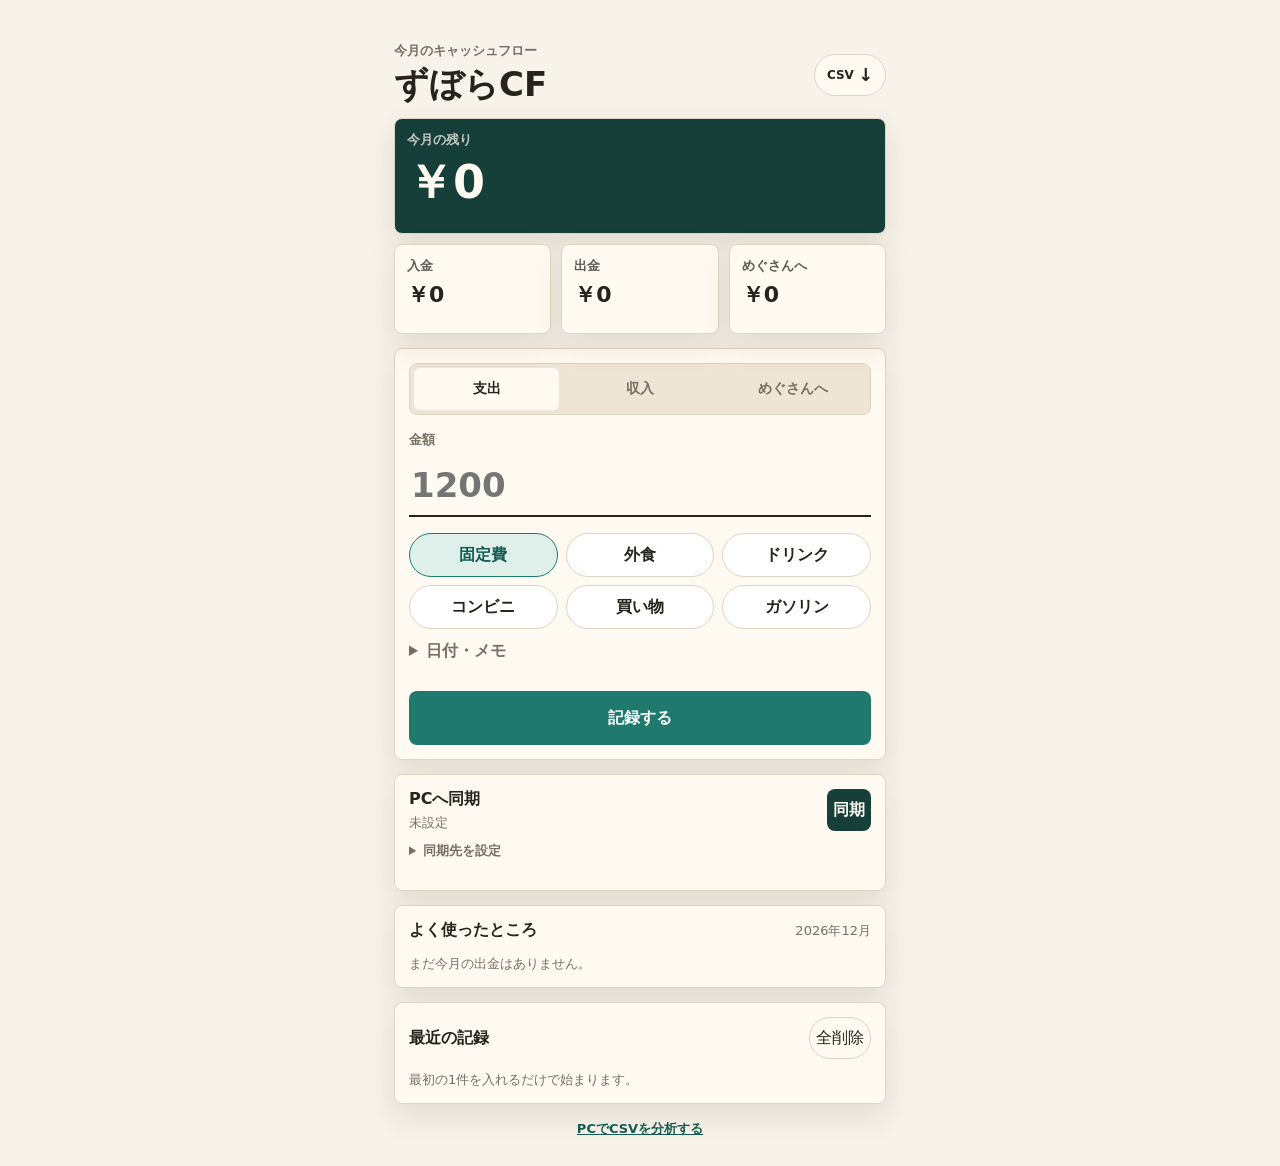
<file: index.html>
<!doctype html>
<html lang="ja">
  <head>
    <meta charset="utf-8" />
    <meta name="viewport" content="width=device-width, initial-scale=1" />
    <meta name="theme-color" content="#f7f3ea" />
    <title>ずぼらキャッシュフロー</title>
    <link rel="manifest" href="manifest.webmanifest" />
    <link rel="stylesheet" href="styles.css" />
  </head>
  <body>
    <main class="app">
      <section class="top-panel" aria-labelledby="app-title">
        <div>
          <p class="eyebrow">今月のキャッシュフロー</p>
          <h1 id="app-title">ずぼらCF</h1>
        </div>
        <button class="export-button" id="exportButton" type="button" aria-label="CSVを書き出す" title="CSVを書き出す">
          <span>CSV</span>
          <strong>↓</strong>
        </button>
      </section>

      <section class="summary" aria-label="月次サマリー">
        <article class="metric main-metric">
          <span>今月の残り</span>
          <strong id="netAmount">¥0</strong>
        </article>
        <article class="metric">
          <span>入金</span>
          <strong id="incomeAmount">¥0</strong>
        </article>
        <article class="metric">
          <span>出金</span>
          <strong id="expenseAmount">¥0</strong>
        </article>
        <article class="metric">
          <span>めぐさんへ</span>
          <strong id="megAmount">¥0</strong>
        </article>
      </section>

      <form class="entry-form" id="entryForm">
        <div class="toggle" role="group" aria-label="種類">
          <input id="expense" name="type" type="radio" value="expense" checked />
          <label for="expense">支出</label>
          <input id="income" name="type" type="radio" value="income" />
          <label for="income">収入</label>
          <input id="meg" name="type" type="radio" value="meg" />
          <label for="meg">めぐさんへ</label>
        </div>

        <label class="amount-field">
          <span>金額</span>
          <input id="amountInput" inputmode="numeric" autocomplete="off" placeholder="1200" required />
        </label>

        <div class="chips" id="categoryChips" aria-label="カテゴリ"></div>

        <details class="optional">
          <summary>日付・メモ</summary>
          <div class="optional-grid">
            <label>
              <span>日付</span>
              <input id="dateInput" type="date" />
            </label>
            <label>
              <span>メモ</span>
              <input id="memoInput" autocomplete="off" placeholder="なくてもOK" />
            </label>
          </div>
        </details>

        <button class="save-button" type="submit">記録する</button>
      </form>

      <section class="sync-panel" aria-label="同期">
        <div>
          <h2>PCへ同期</h2>
          <p id="syncStatus">未設定</p>
        </div>
        <button id="syncButton" type="button">同期</button>
        <details>
          <summary>同期先を設定</summary>
          <label>
            <span>Google Apps Script URL</span>
            <input id="syncUrlInput" type="url" inputmode="url" placeholder="https://script.google.com/macros/s/..." />
          </label>
          <button id="saveSyncUrlButton" type="button">保存</button>
        </details>
      </section>

      <section class="insight" aria-label="カテゴリ別支出">
        <div class="section-head">
          <h2>よく使ったところ</h2>
          <span id="monthLabel"></span>
        </div>
        <div class="bars" id="categoryBars"></div>
      </section>

      <section class="history" aria-label="履歴">
        <div class="section-head">
          <h2>最近の記録</h2>
          <button id="clearButton" type="button">全削除</button>
        </div>
        <ul id="entryList"></ul>
      </section>

      <p class="analysis-link">
        <a href="analyze.html">PCでCSVを分析する</a>
      </p>
    </main>

    <script src="app.js"></script>
    <script>
      if ("serviceWorker" in navigator && location.protocol === "https:") {
        navigator.serviceWorker.register("service-worker.js");
      }
    </script>
  </body>
</html>
</file>
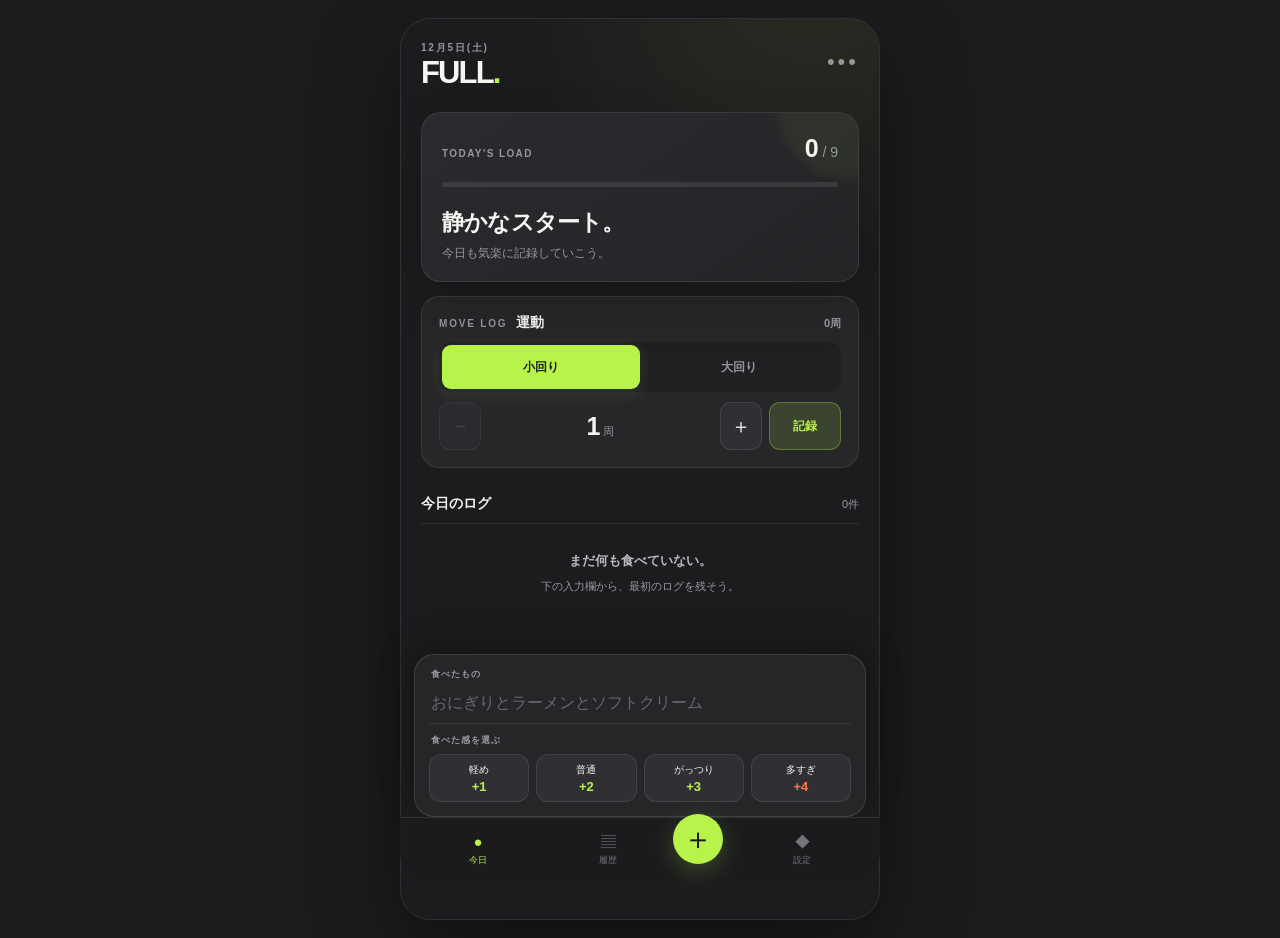
<file: eat-log/index.html>
<!doctype html>
<html lang="ja">
  <head>
    <meta charset="UTF-8" />
    <meta name="viewport" content="width=device-width, initial-scale=1, viewport-fit=cover" />
    <meta name="theme-color" content="#1c1c1e" />
    <meta name="apple-mobile-web-app-capable" content="yes" />
    <meta name="apple-mobile-web-app-status-bar-style" content="black-translucent" />
    <title>FULL. — 食べたもの記録</title>
    <link rel="manifest" href="./manifest.webmanifest" />
    <link rel="icon" href="./icon.svg" type="image/svg+xml" />
    <link rel="stylesheet" href="./styles.css" />
  </head>
  <body>
    <main class="app-shell">
      <section class="view active" id="todayView" aria-labelledby="todayTab">
        <header class="topbar">
          <div>
            <p class="eyebrow" id="todayDate"></p>
            <h1>FULL<span>.</span></h1>
          </div>
          <button class="icon-button" id="openSettings" aria-label="設定を開く">•••</button>
        </header>

        <section class="score-card" id="scoreCard">
          <div class="score-head">
            <p class="status-label">TODAY'S LOAD</p>
            <p class="score"><strong id="todayScore">0</strong><span> / </span><span id="thresholdLabel">9</span></p>
          </div>
          <div class="meter" aria-label="今日の満腹ポイント">
            <div class="meter-fill" id="meterFill"></div>
          </div>
          <p class="status-message" id="statusMessage">静かなスタート。</p>
          <p class="status-sub" id="statusSub">今日も気楽に記録していこう。</p>
        </section>

        <section class="exercise-card" aria-labelledby="exerciseHeading">
          <div class="section-heading exercise-heading">
            <div>
              <p class="eyebrow">MOVE LOG</p>
              <h2 id="exerciseHeading">運動</h2>
            </div>
            <span id="exerciseTotal">0周</span>
          </div>
          <div class="course-toggle" role="group" aria-label="コース">
            <button type="button" class="active" data-course="small">小回り</button>
            <button type="button" data-course="large">大回り</button>
          </div>
          <div class="lap-controls">
            <button type="button" id="lapMinus" aria-label="周数を1周減らす">−</button>
            <output id="lapOutput" aria-live="polite"><strong>1</strong><span>周</span></output>
            <button type="button" id="lapPlus" aria-label="周数を1周増やす">＋</button>
            <button type="button" id="saveExercise" class="exercise-save">記録</button>
          </div>
          <div class="exercise-list" id="todayExerciseList"></div>
        </section>

        <section class="timeline-section">
          <div class="section-heading">
            <h2>今日のログ</h2>
            <span id="entryCount">0件</span>
          </div>
          <div class="timeline" id="todayList"></div>
        </section>
      </section>

      <section class="view" id="historyView" aria-labelledby="historyTab">
        <header class="topbar history-topbar">
          <div>
            <p class="eyebrow">YOUR ARCHIVE</p>
            <h1 class="page-title">履歴<span>.</span></h1>
          </div>
        </header>
        <div class="history-summary">
          <div><strong id="totalDays">0</strong><span>記録日</span></div>
          <div><strong id="totalEntries">0</strong><span>食事</span></div>
          <div><strong id="totalLaps">0</strong><span>運動（周）</span></div>
          <div><strong id="overDays">0</strong><span>食べすぎ日</span></div>
        </div>
        <div id="historyList" class="history-list"></div>
      </section>

      <section class="view" id="settingsView" aria-labelledby="settingsTab">
        <header class="topbar history-topbar">
          <div>
            <p class="eyebrow">MAKE IT YOURS</p>
            <h1 class="page-title">設定<span>.</span></h1>
          </div>
        </header>
        <div class="settings-card">
          <label for="thresholdInput">
            <span>食べすぎライン</span>
            <small>この点数に達したら判定します</small>
          </label>
          <div class="stepper">
            <button type="button" data-step="-1" aria-label="1点下げる">−</button>
            <output id="thresholdOutput">9</output>
            <button type="button" data-step="1" aria-label="1点上げる">＋</button>
          </div>
          <input id="thresholdInput" type="range" min="5" max="15" value="9" />
        </div>
        <div class="settings-card row-setting">
          <div><span>1日の切り替え</span><small>夜更かし分は前日に記録</small></div>
          <strong>午前4:00</strong>
        </div>
        <div class="settings-card sync-card">
          <div class="sync-heading">
            <div><span>スプレッドシート同期</span><small id="syncStatus">未設定・端末内に保存中</small></div>
            <span class="sync-dot" id="syncDot" aria-hidden="true"></span>
          </div>
          <label for="syncUrl">Apps Script ウェブアプリURL</label>
          <input id="syncUrl" type="url" inputmode="url" autocomplete="off" placeholder="https://script.google.com/macros/s/…/exec" />
          <button type="button" id="saveSyncSettings">保存して同期</button>
          <p>URLはこの端末だけに保存されます。未設定でも記録は消えません。</p>
        </div>
        <div class="settings-card about-card">
          <span>判定について</span>
          <p>これは健康や栄養の判定ではなく、自分なりの「食べた感」を見えるようにするための目安です。</p>
        </div>
      </section>

      <section class="composer" id="composer">
        <div class="composer-inner">
          <label for="foodInput">食べたもの</label>
          <textarea id="foodInput" rows="1" placeholder="おにぎりとラーメンとソフトクリーム"></textarea>
          <div class="parsed-preview" id="parsedPreview" aria-live="polite"></div>
          <p class="choose-label">食べた感を選ぶ</p>
          <div class="weight-buttons">
            <button type="button" data-score="1"><span>軽め</span><strong>+1</strong></button>
            <button type="button" data-score="2"><span>普通</span><strong>+2</strong></button>
            <button type="button" data-score="3" class="heavy"><span>がっつり</span><strong>+3</strong></button>
            <button type="button" data-score="4" class="too-much"><span>多すぎ</span><strong>+4</strong></button>
          </div>
        </div>
      </section>

      <nav class="bottom-nav" aria-label="メインナビゲーション">
        <button class="nav-item active" id="todayTab" data-view="todayView"><span class="nav-icon">●</span><span>今日</span></button>
        <button class="nav-item" id="historyTab" data-view="historyView"><span class="nav-icon">▤</span><span>履歴</span></button>
        <button class="add-button" id="focusInput" aria-label="食事を記録する">＋</button>
        <button class="nav-item" id="settingsTab" data-view="settingsView"><span class="nav-icon">◆</span><span>設定</span></button>
      </nav>
    </main>

    <dialog id="editDialog">
      <form method="dialog" id="editForm">
        <div class="dialog-handle"></div>
        <h2>ログを編集</h2>
        <label>食べたもの<textarea id="editFood" rows="2"></textarea></label>
        <label>ポイント
          <select id="editScore">
            <option value="1">軽め（1点）</option><option value="2">普通（2点）</option>
            <option value="3">がっつり（3点）</option><option value="4">多すぎ（4点）</option>
          </select>
        </label>
        <div class="dialog-actions">
          <button type="button" class="delete-button" id="deleteEntry">削除</button>
          <button type="button" class="cancel-button" id="cancelEdit">戻る</button>
          <button type="submit" class="save-button">保存</button>
        </div>
      </form>
    </dialog>

    <div class="toast" id="toast" role="status" aria-live="polite">記録しました</div>
    <script src="./app.js"></script>
  </body>
</html>
</file>
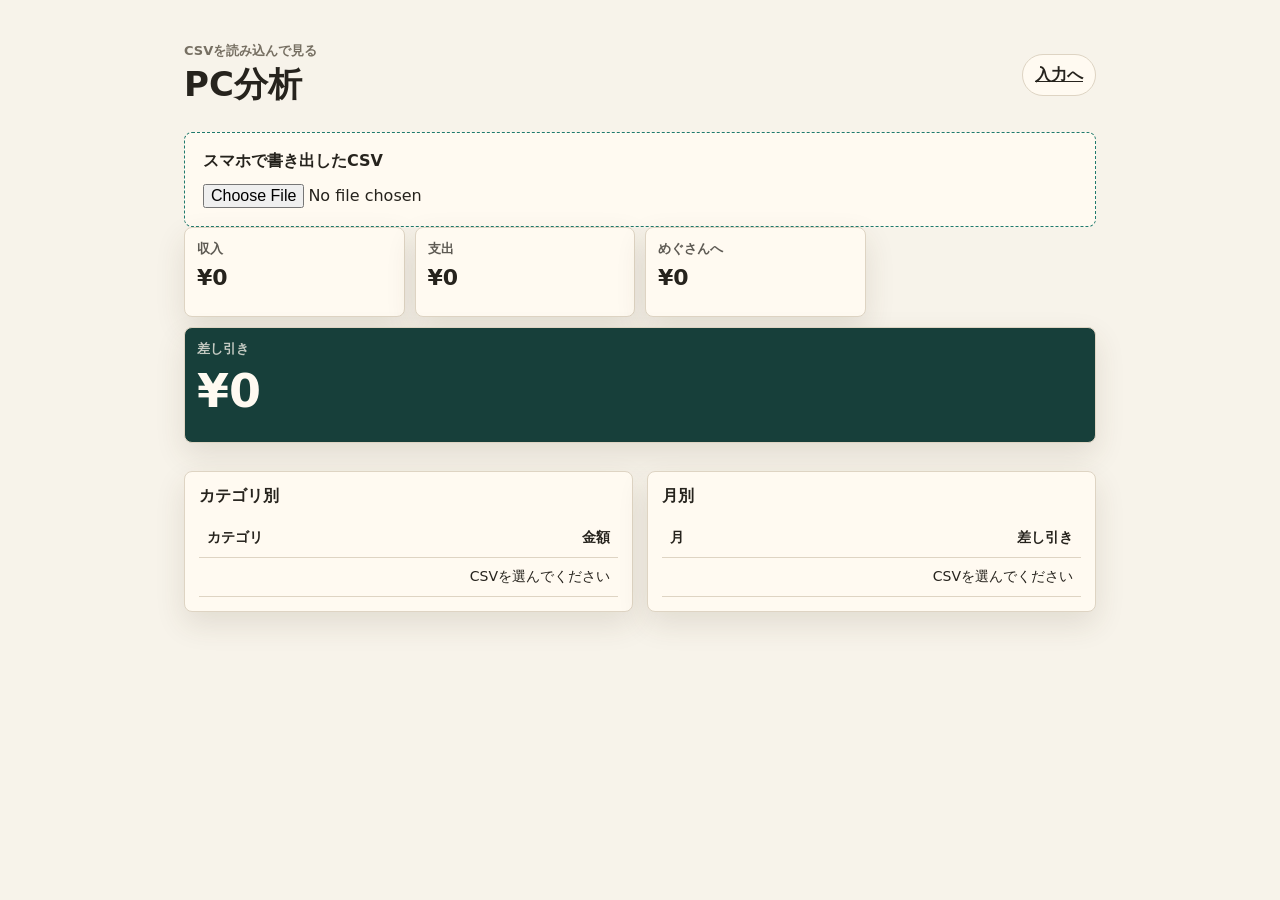
<file: analyze.html>
<!doctype html>
<html lang="ja">
  <head>
    <meta charset="utf-8" />
    <meta name="viewport" content="width=device-width, initial-scale=1" />
    <meta name="theme-color" content="#f7f3ea" />
    <title>ずぼらCF 分析</title>
    <link rel="stylesheet" href="styles.css" />
  </head>
  <body>
    <main class="app analyzer">
      <section class="top-panel" aria-labelledby="app-title">
        <div>
          <p class="eyebrow">CSVを読み込んで見る</p>
          <h1 id="app-title">PC分析</h1>
        </div>
        <a class="export-button" href="index.html">入力へ</a>
      </section>

      <section class="upload-panel">
        <h2>スマホで書き出したCSV</h2>
        <input id="csvInput" type="file" accept=".csv,text/csv" />
      </section>

      <section class="summary wide-summary" aria-label="集計サマリー">
        <article class="metric">
          <span>収入</span>
          <strong id="analysisIncome">¥0</strong>
        </article>
        <article class="metric">
          <span>支出</span>
          <strong id="analysisExpense">¥0</strong>
        </article>
        <article class="metric">
          <span>めぐさんへ</span>
          <strong id="analysisMeg">¥0</strong>
        </article>
        <article class="metric main-metric">
          <span>差し引き</span>
          <strong id="analysisNet">¥0</strong>
        </article>
      </section>

      <section class="analysis-grid">
        <article class="insight">
          <h2>カテゴリ別</h2>
          <table class="analysis-table">
            <thead>
              <tr>
                <th>カテゴリ</th>
                <th>金額</th>
              </tr>
            </thead>
            <tbody id="categoryTable">
              <tr><td colspan="2">CSVを選んでください</td></tr>
            </tbody>
          </table>
        </article>

        <article class="insight">
          <h2>月別</h2>
          <table class="analysis-table">
            <thead>
              <tr>
                <th>月</th>
                <th>差し引き</th>
              </tr>
            </thead>
            <tbody id="monthTable">
              <tr><td colspan="2">CSVを選んでください</td></tr>
            </tbody>
          </table>
        </article>
      </section>
    </main>

    <script src="analyze.js"></script>
  </body>
</html>
</file>
<file: styles.css>
:root {
  color-scheme: light;
  --paper: #f7f3ea;
  --ink: #26231d;
  --muted: #766f62;
  --line: #ded4c3;
  --panel: #fffaf1;
  --accent: #1f7a6d;
  --accent-dark: #145b51;
  --expense: #b84a45;
  --income: #27724e;
  --shadow: 0 12px 30px rgba(72, 55, 32, 0.12);
}

* {
  box-sizing: border-box;
}

body {
  margin: 0;
  min-height: 100vh;
  background: var(--paper);
  color: var(--ink);
  font-family:
    system-ui,
    -apple-system,
    BlinkMacSystemFont,
    "Segoe UI",
    sans-serif;
}

button,
input {
  font: inherit;
}

.app {
  width: min(100%, 520px);
  margin: 0 auto;
  padding: 18px 14px 28px;
}

.top-panel {
  display: flex;
  align-items: center;
  justify-content: space-between;
  min-height: 86px;
}

.eyebrow {
  margin: 0 0 2px;
  color: var(--muted);
  font-size: 13px;
  font-weight: 700;
}

h1,
h2,
p {
  margin: 0;
}

h1 {
  font-size: 34px;
  letter-spacing: 0;
}

h2 {
  font-size: 16px;
}

.export-button,
.history button {
  min-width: 42px;
  height: 42px;
  border: 1px solid var(--line);
  border-radius: 999px;
  background: var(--panel);
  color: var(--ink);
}

.export-button {
  display: inline-flex;
  align-items: center;
  justify-content: center;
  gap: 4px;
  min-width: 68px;
  padding: 0 12px;
  font-weight: 900;
}

.export-button span {
  font-size: 12px;
}

.export-button strong {
  font-size: 18px;
  line-height: 1;
}

.summary {
  display: grid;
  grid-template-columns: 1fr 1fr 1fr;
  gap: 10px;
}

.metric {
  min-height: 90px;
  padding: 12px;
  border: 1px solid var(--line);
  border-radius: 8px;
  background: var(--panel);
  box-shadow: var(--shadow);
}

.main-metric {
  grid-column: 1 / -1;
  min-height: 116px;
  background: #173f3a;
  color: #fffaf1;
}

.metric span {
  display: block;
  color: inherit;
  opacity: 0.74;
  font-size: 13px;
  font-weight: 700;
}

.metric strong {
  display: block;
  margin-top: 8px;
  font-size: 22px;
  line-height: 1.1;
}

.main-metric strong {
  font-size: 46px;
}

.entry-form,
.sync-panel,
.insight,
.history {
  margin-top: 14px;
  padding: 14px;
  border: 1px solid var(--line);
  border-radius: 8px;
  background: var(--panel);
  box-shadow: var(--shadow);
}

.toggle {
  display: grid;
  grid-template-columns: 1fr 1fr 1fr;
  gap: 8px;
  padding: 4px;
  border: 1px solid var(--line);
  border-radius: 8px;
  background: #eee5d6;
}

.toggle input {
  position: absolute;
  opacity: 0;
}

.toggle label {
  min-height: 42px;
  display: grid;
  place-items: center;
  border-radius: 6px;
  color: var(--muted);
  font-weight: 800;
  font-size: 14px;
}

.toggle input:checked + label {
  background: var(--panel);
  color: var(--ink);
}

.amount-field {
  display: block;
  margin-top: 16px;
}

.amount-field span,
.optional span {
  display: block;
  margin-bottom: 6px;
  color: var(--muted);
  font-size: 13px;
  font-weight: 800;
}

.amount-field input {
  width: 100%;
  height: 62px;
  border: 0;
  border-bottom: 2px solid var(--ink);
  background: transparent;
  color: var(--ink);
  font-size: 34px;
  font-weight: 900;
  outline: none;
}

.chips {
  display: grid;
  grid-template-columns: repeat(3, 1fr);
  gap: 8px;
  margin-top: 16px;
}

.chip {
  min-height: 44px;
  border: 1px solid var(--line);
  border-radius: 999px;
  background: #fff;
  color: var(--ink);
  font-weight: 800;
}

.chip.active {
  border-color: var(--accent);
  background: #dff0ea;
  color: var(--accent-dark);
}

.optional {
  margin-top: 12px;
  color: var(--muted);
}

.optional summary {
  min-height: 36px;
  cursor: pointer;
  font-weight: 800;
}

.optional-grid {
  display: grid;
  gap: 10px;
  margin-top: 8px;
}

.optional input {
  width: 100%;
  min-height: 44px;
  border: 1px solid var(--line);
  border-radius: 8px;
  padding: 0 12px;
  background: #fff;
  color: var(--ink);
}

.save-button {
  width: 100%;
  min-height: 54px;
  margin-top: 14px;
  border: 0;
  border-radius: 8px;
  background: var(--accent);
  color: #fff;
  font-weight: 900;
}

.sync-panel {
  display: grid;
  grid-template-columns: 1fr auto;
  gap: 10px;
  align-items: start;
}

.sync-panel p {
  margin-top: 4px;
  color: var(--muted);
  font-size: 13px;
}

.sync-panel > button,
.sync-panel details button {
  min-height: 42px;
  border: 0;
  border-radius: 8px;
  background: #173f3a;
  color: #fffaf1;
  font-weight: 900;
}

.sync-panel details {
  grid-column: 1 / -1;
  color: var(--muted);
}

.sync-panel summary {
  min-height: 34px;
  cursor: pointer;
  font-size: 13px;
  font-weight: 800;
}

.sync-panel label span {
  display: block;
  margin: 8px 0 6px;
  color: var(--muted);
  font-size: 13px;
  font-weight: 800;
}

.sync-panel input {
  width: 100%;
  min-height: 44px;
  border: 1px solid var(--line);
  border-radius: 8px;
  padding: 0 12px;
  background: #fff;
  color: var(--ink);
}

.sync-panel details button {
  width: 100%;
  margin-top: 10px;
  background: var(--accent);
}

.section-head {
  display: flex;
  align-items: center;
  justify-content: space-between;
  gap: 10px;
}

.section-head span,
.empty {
  color: var(--muted);
  font-size: 13px;
}

.bars {
  display: grid;
  gap: 10px;
  margin-top: 14px;
}

.bar-row {
  display: grid;
  grid-template-columns: 72px 1fr 84px;
  align-items: center;
  gap: 8px;
  min-height: 28px;
  font-size: 13px;
}

.bar-track {
  height: 10px;
  overflow: hidden;
  border-radius: 999px;
  background: #ece1cf;
}

.bar-fill {
  height: 100%;
  border-radius: inherit;
  background: var(--expense);
}

.bar-amount {
  text-align: right;
  font-weight: 800;
}

.history ul {
  list-style: none;
  margin: 12px 0 0;
  padding: 0;
}

.entry {
  display: grid;
  grid-template-columns: 1fr auto;
  gap: 8px;
  padding: 12px 0;
  border-top: 1px solid var(--line);
}

.entry:first-child {
  border-top: 0;
}

.entry-title {
  font-weight: 900;
}

.entry-meta {
  margin-top: 2px;
  color: var(--muted);
  font-size: 12px;
}

.entry-amount {
  align-self: center;
  font-weight: 900;
}

.entry-amount.income {
  color: var(--income);
}

.entry-amount.expense {
  color: var(--expense);
}

.entry-amount.meg {
  color: #8a5a13;
}

.analysis-link {
  margin: 16px 0 0;
  text-align: center;
  font-size: 13px;
  font-weight: 800;
}

.analysis-link a {
  color: var(--accent-dark);
}

.analyzer {
  width: min(100%, 940px);
}

.upload-panel {
  margin-top: 14px;
  padding: 18px;
  border: 1px dashed var(--accent);
  border-radius: 8px;
  background: var(--panel);
}

.upload-panel input {
  width: 100%;
  margin-top: 12px;
}

.wide-summary {
  grid-template-columns: repeat(4, 1fr);
}

.analysis-grid {
  display: grid;
  grid-template-columns: 1fr 1fr;
  gap: 14px;
  margin-top: 14px;
}

.analysis-table {
  width: 100%;
  margin-top: 12px;
  border-collapse: collapse;
  font-size: 14px;
}

.analysis-table th,
.analysis-table td {
  padding: 10px 8px;
  border-bottom: 1px solid var(--line);
  text-align: left;
}

.analysis-table td:last-child,
.analysis-table th:last-child {
  text-align: right;
}

@media (max-width: 700px) {
  .wide-summary,
  .analysis-grid {
    grid-template-columns: 1fr;
  }
}

@media (min-width: 700px) {
  .app {
    padding-top: 32px;
  }
}
</file>
<file: eat-log/styles.css>
:root {
  color-scheme: dark;
  --bg: #1c1c1e;
  --surface: #27272a;
  --surface-2: #303034;
  --text: #f5f5f2;
  --muted: #96969d;
  --line: rgba(255,255,255,.09);
  --green: #b7f34a;
  --green-soft: rgba(183,243,74,.14);
  --orange: #ff7849;
  --orange-soft: rgba(255,120,73,.15);
  --safe-bottom: env(safe-area-inset-bottom, 0px);
}

* { box-sizing: border-box; }
html { background: #111113; }
body {
  margin: 0;
  min-height: 100dvh;
  background: var(--bg);
  color: var(--text);
  font-family: -apple-system, BlinkMacSystemFont, "Hiragino Sans", "Yu Gothic UI", "Noto Sans JP", sans-serif;
  -webkit-font-smoothing: antialiased;
  overscroll-behavior: none;
}
button, textarea, input, select { font: inherit; }
button { -webkit-tap-highlight-color: transparent; }

.app-shell {
  position: relative;
  width: min(100%, 480px);
  min-height: 100dvh;
  margin: 0 auto;
  background:
    radial-gradient(circle at 85% -5%, rgba(183,243,74,.08), transparent 28%),
    var(--bg);
  overflow-x: hidden;
}
.view { display: none; min-height: 100dvh; padding: max(22px, env(safe-area-inset-top)) 20px 230px; }
.view.active { display: block; animation: fade-in .22s ease; }
@keyframes fade-in { from { opacity: 0; transform: translateY(4px); } }

.topbar { display: flex; align-items: flex-start; justify-content: space-between; margin-bottom: 24px; }
.eyebrow { margin: 0 0 2px; color: var(--muted); font-size: 10px; font-weight: 750; letter-spacing: .18em; }
h1 { margin: 0; font-size: 31px; line-height: 1; letter-spacing: -.06em; }
h1 span { color: var(--green); }
.icon-button { border: 0; padding: 8px 0 8px 20px; color: var(--muted); background: transparent; font-size: 22px; letter-spacing: 3px; }

.score-card { position: relative; padding: 21px 20px 19px; border: 1px solid var(--line); border-radius: 20px; background: linear-gradient(145deg, #2b2b2f, #242427); box-shadow: 0 20px 50px rgba(0,0,0,.18); overflow: hidden; transition: border-color .3s, background .3s; }
.score-card::after { content: ""; position: absolute; width: 140px; height: 140px; top: -75px; right: -60px; border-radius: 50%; background: var(--green); opacity: .06; filter: blur(5px); }
.score-card.over { border-color: rgba(255,120,73,.38); background: linear-gradient(145deg, #332924, #282427); }
.score-card.over::after { background: var(--orange); opacity: .12; }
.score-head { display: flex; justify-content: space-between; align-items: baseline; }
.status-label { margin: 0; color: var(--muted); font-size: 10px; font-weight: 750; letter-spacing: .14em; }
.score { margin: 0; color: var(--muted); font-size: 14px; }
.score strong { color: var(--text); font-size: 25px; font-variant-numeric: tabular-nums; }
.meter { height: 5px; margin: 19px 0 20px; border-radius: 20px; background: rgba(255,255,255,.09); overflow: hidden; }
.meter-fill { width: 0; height: 100%; border-radius: inherit; background: var(--green); box-shadow: 0 0 14px rgba(183,243,74,.45); transition: width .5s cubic-bezier(.2,.8,.2,1), background .3s; }
.over .meter-fill { background: var(--orange); box-shadow: 0 0 16px rgba(255,120,73,.4); }
.status-message { margin: 0; font-size: 23px; font-weight: 800; letter-spacing: -.035em; }
.status-sub { margin: 7px 0 0; color: var(--muted); font-size: 12px; }

.exercise-card { margin-top: 14px; padding: 17px; border: 1px solid var(--line); border-radius: 18px; background: var(--surface); }
.exercise-heading { margin-bottom: 13px; }
.exercise-heading > div { display: flex; align-items: baseline; gap: 9px; }
.exercise-heading .eyebrow { margin: 0; }
.exercise-heading h2 { margin: 0; font-size: 14px; }
.exercise-heading > span { color: var(--green); font-size: 13px; font-weight: 800; }
.course-toggle { display: grid; grid-template-columns: 1fr 1fr; padding: 3px; border-radius: 12px; background: #202023; }
.course-toggle button { min-height: 44px; border: 0; border-radius: 9px; color: var(--muted); background: transparent; font-size: 12px; font-weight: 700; }
.course-toggle button.active { color: #1c1c1e; background: var(--green); box-shadow: 0 4px 15px rgba(183,243,74,.12); }
.course-toggle button[data-course="large"].active { color: #fff; background: var(--orange); box-shadow: 0 4px 15px rgba(255,120,73,.14); }
.lap-controls { display: grid; grid-template-columns: 42px 1fr 42px 72px; gap: 7px; align-items: center; margin-top: 10px; }
.lap-controls > button { height: 48px; border: 1px solid var(--line); border-radius: 11px; color: var(--text); background: var(--surface-2); font-size: 20px; }
.lap-controls > button:disabled { color: #5e5e63; opacity: .55; }
.lap-controls output { display: flex; align-items: baseline; justify-content: center; gap: 3px; }
.lap-controls output strong { font-size: 25px; line-height: 1; font-variant-numeric: tabular-nums; }
.lap-controls output span { color: var(--muted); font-size: 11px; }
.lap-controls .exercise-save { border-color: rgba(183,243,74,.3); color: var(--green); background: var(--green-soft); font-size: 12px; font-weight: 800; }
.exercise-list:not(:empty) { margin-top: 11px; padding-top: 5px; border-top: 1px solid var(--line); }
.activity-row { display: grid; grid-template-columns: 30px 1fr auto 44px; gap: 8px; align-items: center; min-height: 50px; }
.course-mark { display: grid; width: 27px; height: 27px; place-items: center; border-radius: 8px; color: var(--green); background: var(--green-soft); font-size: 10px; font-weight: 800; }
.course-mark.large { color: var(--orange); background: var(--orange-soft); }
.activity-row > div strong { display: block; font-size: 11px; }
.activity-row > div small { display: block; margin-top: 2px; color: var(--muted); font-size: 9px; }
.activity-row > b { font-size: 16px; font-variant-numeric: tabular-nums; }
.activity-row > b span { margin-left: 2px; color: var(--muted); font-size: 9px; }
.activity-delete { width: 44px; height: 44px; border: 0; border-radius: 10px; color: #707077; background: transparent; font-size: 16px; }
.activity-delete:active { color: var(--orange); background: var(--orange-soft); }

.timeline-section { margin-top: 27px; }
.section-heading { display: flex; justify-content: space-between; align-items: center; margin-bottom: 10px; }
.section-heading h2 { margin: 0; font-size: 14px; }
.section-heading span { color: var(--muted); font-size: 11px; }
.timeline { border-top: 1px solid var(--line); }
.entry { display: grid; width: 100%; grid-template-columns: 46px 1fr auto; gap: 11px; align-items: center; min-height: 64px; border: 0; border-bottom: 1px solid var(--line); padding: 0; color: inherit; background: transparent; text-align: left; cursor: pointer; }
.entry:active { opacity: .7; }
.entry time { color: var(--muted); font-size: 11px; font-variant-numeric: tabular-nums; }
.entry-food { min-width: 0; }
.entry-food strong { display: block; overflow: hidden; color: var(--text); font-size: 14px; font-weight: 650; text-overflow: ellipsis; white-space: nowrap; }
.entry-food small { display: block; margin-top: 3px; color: var(--muted); font-size: 10px; }
.point-badge { min-width: 37px; padding: 6px 7px; border-radius: 9px; color: var(--green); background: var(--green-soft); font-size: 12px; font-weight: 800; text-align: center; }
.point-badge.high { color: var(--orange); background: var(--orange-soft); }
.empty-state { padding: 28px 0; color: var(--muted); text-align: center; }
.empty-state strong { display: block; margin-bottom: 6px; color: #b8b8bd; font-size: 13px; }
.empty-state span { font-size: 11px; }

.composer { position: fixed; z-index: 10; right: 0; bottom: calc(65px + var(--safe-bottom)); left: 0; width: min(100%, 480px); margin: auto; padding: 0 14px; transition: transform .25s, opacity .25s; }
.composer.hidden { pointer-events: none; opacity: 0; transform: translateY(16px); }
.composer-inner { padding: 13px 14px 14px; border: 1px solid rgba(255,255,255,.11); border-radius: 20px; background: rgba(39,39,42,.96); box-shadow: 0 -10px 35px rgba(0,0,0,.28); backdrop-filter: blur(18px); }
.composer label, .choose-label { display: block; margin: 0 0 7px 2px; color: var(--muted); font-size: 9px; font-weight: 800; letter-spacing: .12em; }
#foodInput { display: block; width: 100%; max-height: 78px; resize: none; border: 0; outline: 0; padding: 4px 2px 9px; border-bottom: 1px solid var(--line); border-radius: 0; color: var(--text); background: transparent; font-size: 16px; line-height: 1.4; }
#foodInput::placeholder { color: #68686e; }
.parsed-preview { display: flex; gap: 5px; min-height: 0; overflow-x: auto; scrollbar-width: none; }
.parsed-preview:not(:empty) { padding: 8px 0 2px; }
.parsed-preview::-webkit-scrollbar { display: none; }
.food-chip { flex: 0 0 auto; padding: 4px 7px; border: 1px solid rgba(183,243,74,.16); border-radius: 20px; color: #d7e9b8; background: rgba(183,243,74,.06); font-size: 10px; }
.choose-label { margin-top: 10px; }
.weight-buttons { display: grid; grid-template-columns: repeat(4, 1fr); gap: 7px; }
.weight-buttons button { min-height: 48px; border: 1px solid var(--line); border-radius: 12px; color: var(--text); background: var(--surface-2); }
.weight-buttons button:active { transform: scale(.96); background: #3a3a3e; }
.weight-buttons span { display: block; font-size: 10px; }
.weight-buttons strong { display: block; margin-top: 2px; color: var(--green); font-size: 13px; }
.weight-buttons .too-much strong { color: var(--orange); }

.bottom-nav { position: fixed; z-index: 20; right: 0; bottom: 0; left: 0; display: grid; grid-template-columns: 1fr 1fr 64px 1fr; align-items: center; width: min(100%, 480px); height: calc(65px + var(--safe-bottom)); margin: auto; padding: 0 13px var(--safe-bottom); border-top: 1px solid var(--line); background: rgba(28,28,30,.94); backdrop-filter: blur(18px); }
.nav-item { height: 52px; border: 0; color: #74747b; background: transparent; font-size: 9px; }
.nav-item .nav-icon { display: block; height: 20px; margin-bottom: 1px; font-size: 15px; }
.nav-item.active { color: var(--green); }
.add-button { width: 50px; height: 50px; margin-top: -22px; border: 0; border-radius: 50%; color: #1b1b1d; background: var(--green); box-shadow: 0 7px 24px rgba(183,243,74,.22); font-size: 30px; line-height: 1; }
.add-button:active { transform: scale(.94); }

.history-topbar { margin-bottom: 25px; }
.page-title { font-size: 28px; }
.history-summary { display: grid; grid-template-columns: repeat(4, 1fr); gap: 6px; margin-bottom: 26px; }
.history-summary div { padding: 15px 10px; border: 1px solid var(--line); border-radius: 14px; background: var(--surface); text-align: center; }
.history-summary strong { display: block; font-size: 20px; font-variant-numeric: tabular-nums; }
.history-summary span { display: block; margin-top: 4px; color: var(--muted); font-size: 9px; }
.day-group { margin-bottom: 26px; }
.day-header { display: flex; justify-content: space-between; align-items: baseline; padding-bottom: 9px; border-bottom: 1px solid var(--line); }
.day-header h2 { margin: 0; font-size: 14px; }
.day-header span { color: var(--muted); font-size: 11px; }
.day-header .over-text { color: var(--orange); }
.history-exercise-head { display: flex; align-items: baseline; justify-content: space-between; margin-top: 11px; padding: 7px 9px; border-radius: 9px; background: rgba(183,243,74,.06); }
.history-exercise-head span { color: var(--muted); font-size: 9px; font-weight: 700; letter-spacing: .08em; }
.history-exercise-head strong { color: var(--green); font-size: 11px; }
.history-activity { padding-left: 6px; border-bottom: 1px solid var(--line); }

.settings-card { margin-bottom: 12px; padding: 18px; border: 1px solid var(--line); border-radius: 17px; background: var(--surface); }
.settings-card label > span, .row-setting span, .about-card > span { display: block; font-size: 13px; font-weight: 700; }
.settings-card small, .row-setting small { display: block; margin-top: 5px; color: var(--muted); font-size: 10px; font-weight: 400; }
.stepper { display: flex; align-items: center; justify-content: center; gap: 26px; margin: 19px 0 13px; }
.stepper button { width: 42px; height: 42px; border: 1px solid var(--line); border-radius: 50%; color: var(--text); background: var(--surface-2); font-size: 22px; }
.stepper output { min-width: 42px; color: var(--green); font-size: 36px; font-weight: 800; text-align: center; }
#thresholdInput { width: 100%; accent-color: var(--green); }
.row-setting { display: flex; align-items: center; justify-content: space-between; }
.row-setting strong { color: var(--green); font-size: 13px; }
.sync-heading { display: flex; align-items: center; justify-content: space-between; margin-bottom: 16px; }
.sync-heading span:first-child { display: block; font-size: 13px; font-weight: 700; }
.sync-heading small { display: block; margin-top: 5px; color: var(--muted); font-size: 10px; }
.sync-dot { width: 9px; height: 9px; border-radius: 50%; background: #626269; box-shadow: 0 0 0 4px rgba(98,98,105,.12); }
.sync-dot.ready { background: var(--green); box-shadow: 0 0 0 4px var(--green-soft); }
.sync-dot.pending { background: var(--orange); box-shadow: 0 0 0 4px var(--orange-soft); }
.sync-card > label { display: block; margin-bottom: 7px; color: var(--muted); font-size: 9px; font-weight: 750; letter-spacing: .06em; }
.sync-card > input { width: 100%; height: 46px; border: 1px solid var(--line); border-radius: 11px; outline: 0; padding: 0 12px; color: var(--text); background: var(--surface-2); font-size: 12px; }
.sync-card > input:focus { border-color: rgba(183,243,74,.45); }
.sync-card > button { width: 100%; height: 46px; margin-top: 9px; border: 0; border-radius: 11px; color: #1c1c1e; background: var(--green); font-size: 12px; font-weight: 800; }
.sync-card > p { margin: 10px 1px 0; color: var(--muted); font-size: 9px; line-height: 1.6; }
.about-card p { margin: 10px 0 0; color: var(--muted); font-size: 11px; line-height: 1.8; }

dialog { width: min(calc(100% - 24px), 456px); margin: auto auto 10px; border: 1px solid var(--line); border-radius: 22px; padding: 0; color: var(--text); background: #29292d; box-shadow: 0 25px 80px rgba(0,0,0,.6); }
dialog::backdrop { background: rgba(0,0,0,.58); backdrop-filter: blur(5px); }
dialog[open] { animation: sheet-up .25s ease; }
@keyframes sheet-up { from { transform: translateY(30px); opacity: 0; } }
#editForm { padding: 10px 18px max(18px, env(safe-area-inset-bottom)); }
.dialog-handle { width: 34px; height: 4px; margin: 0 auto 19px; border-radius: 5px; background: #55555b; }
#editForm h2 { margin: 0 0 20px; font-size: 19px; }
#editForm label { display: block; margin-bottom: 15px; color: var(--muted); font-size: 10px; }
#editForm textarea, #editForm select { width: 100%; margin-top: 7px; border: 1px solid var(--line); border-radius: 11px; outline: 0; padding: 12px; color: var(--text); background: var(--surface-2); font-size: 14px; }
.dialog-actions { display: grid; grid-template-columns: 1fr 1fr 1fr; gap: 8px; margin-top: 21px; }
.dialog-actions button { height: 45px; border: 0; border-radius: 11px; font-size: 12px; font-weight: 700; }
.delete-button { color: var(--orange); background: var(--orange-soft); }
.cancel-button { color: var(--muted); background: var(--surface-2); }
.save-button { color: #202022; background: var(--green); }
.toast { position: fixed; z-index: 40; left: 50%; bottom: calc(82px + var(--safe-bottom)); padding: 10px 16px; border-radius: 30px; color: #1c1c1e; background: var(--green); font-size: 11px; font-weight: 750; opacity: 0; pointer-events: none; transform: translate(-50%, 12px); transition: .25s; }
.toast.show { opacity: 1; transform: translate(-50%, 0); }

@media (min-width: 481px) {
  body { padding: 18px 0; }
  .app-shell { min-height: calc(100dvh - 36px); border: 1px solid #313135; border-radius: 30px; box-shadow: 0 30px 90px rgba(0,0,0,.45); }
  .bottom-nav { bottom: 18px; border-radius: 0 0 30px 30px; }
  .composer { bottom: 83px; }
}
</file>
